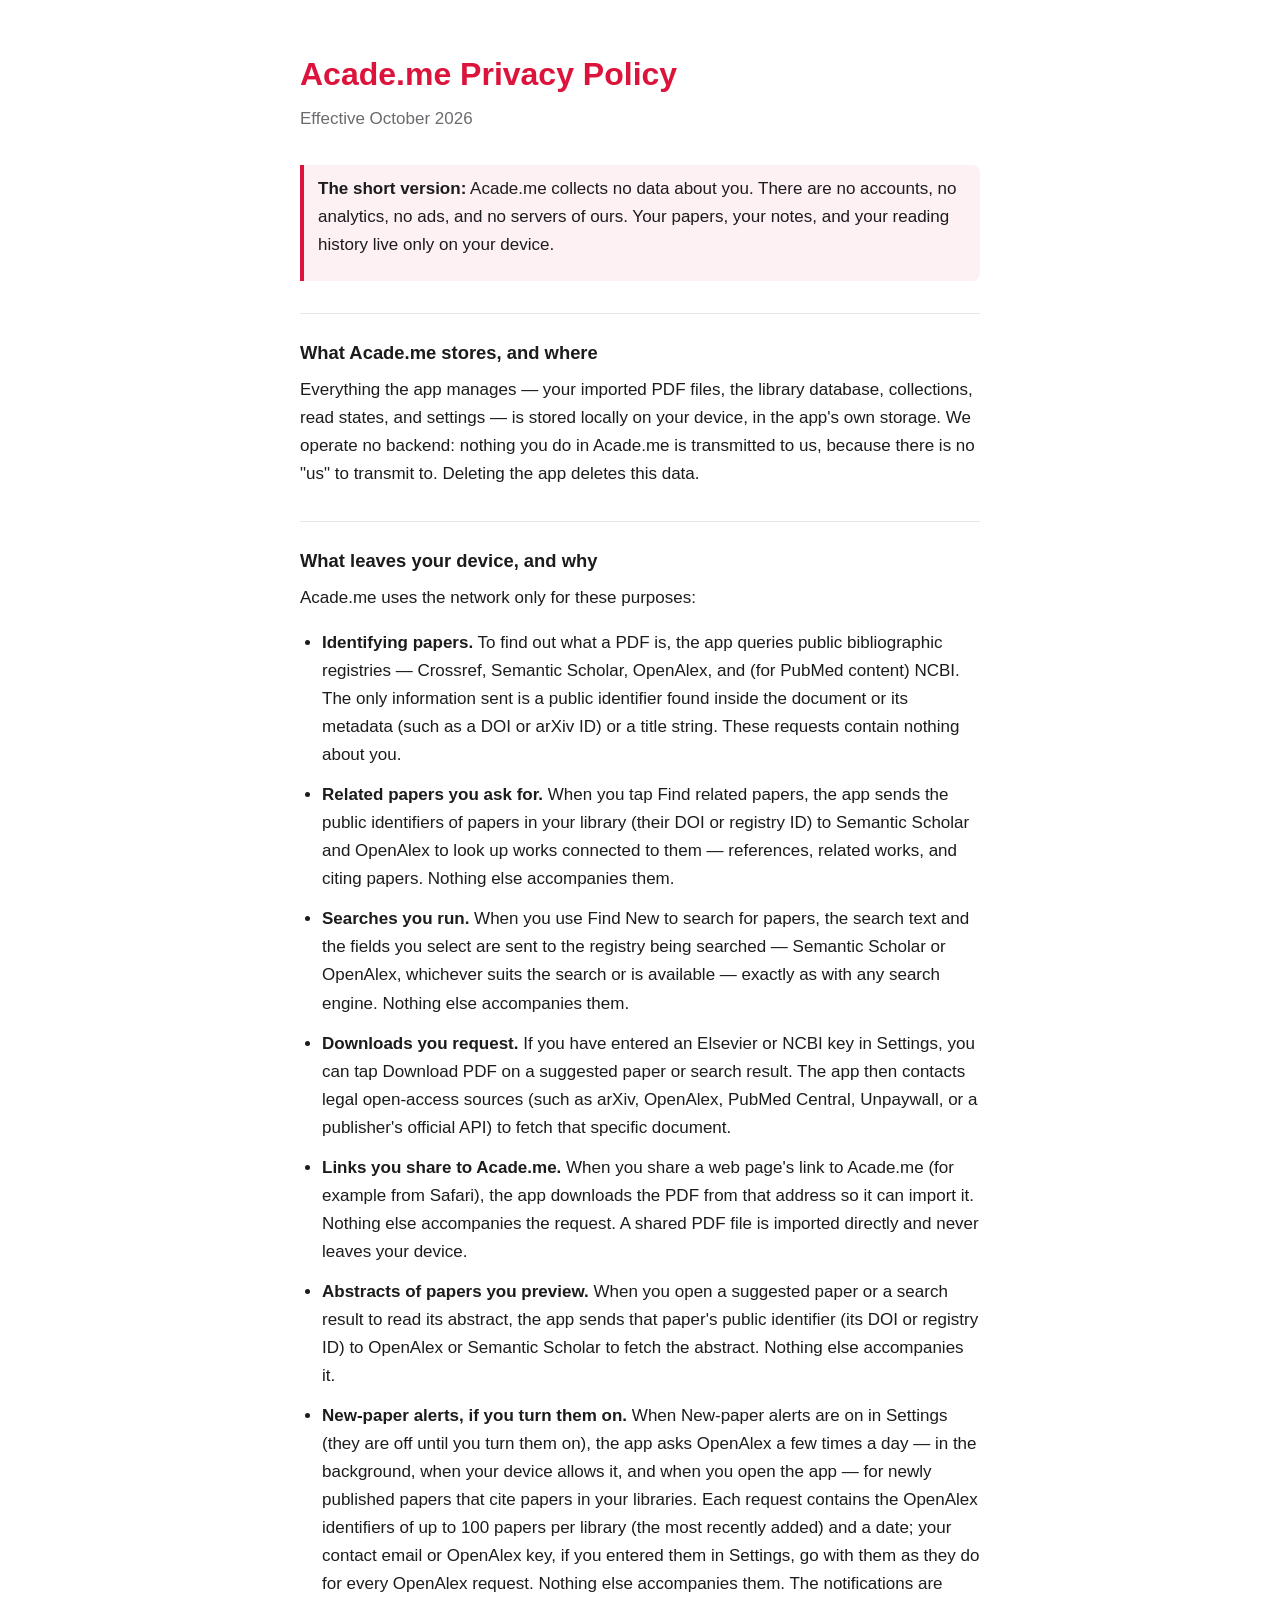
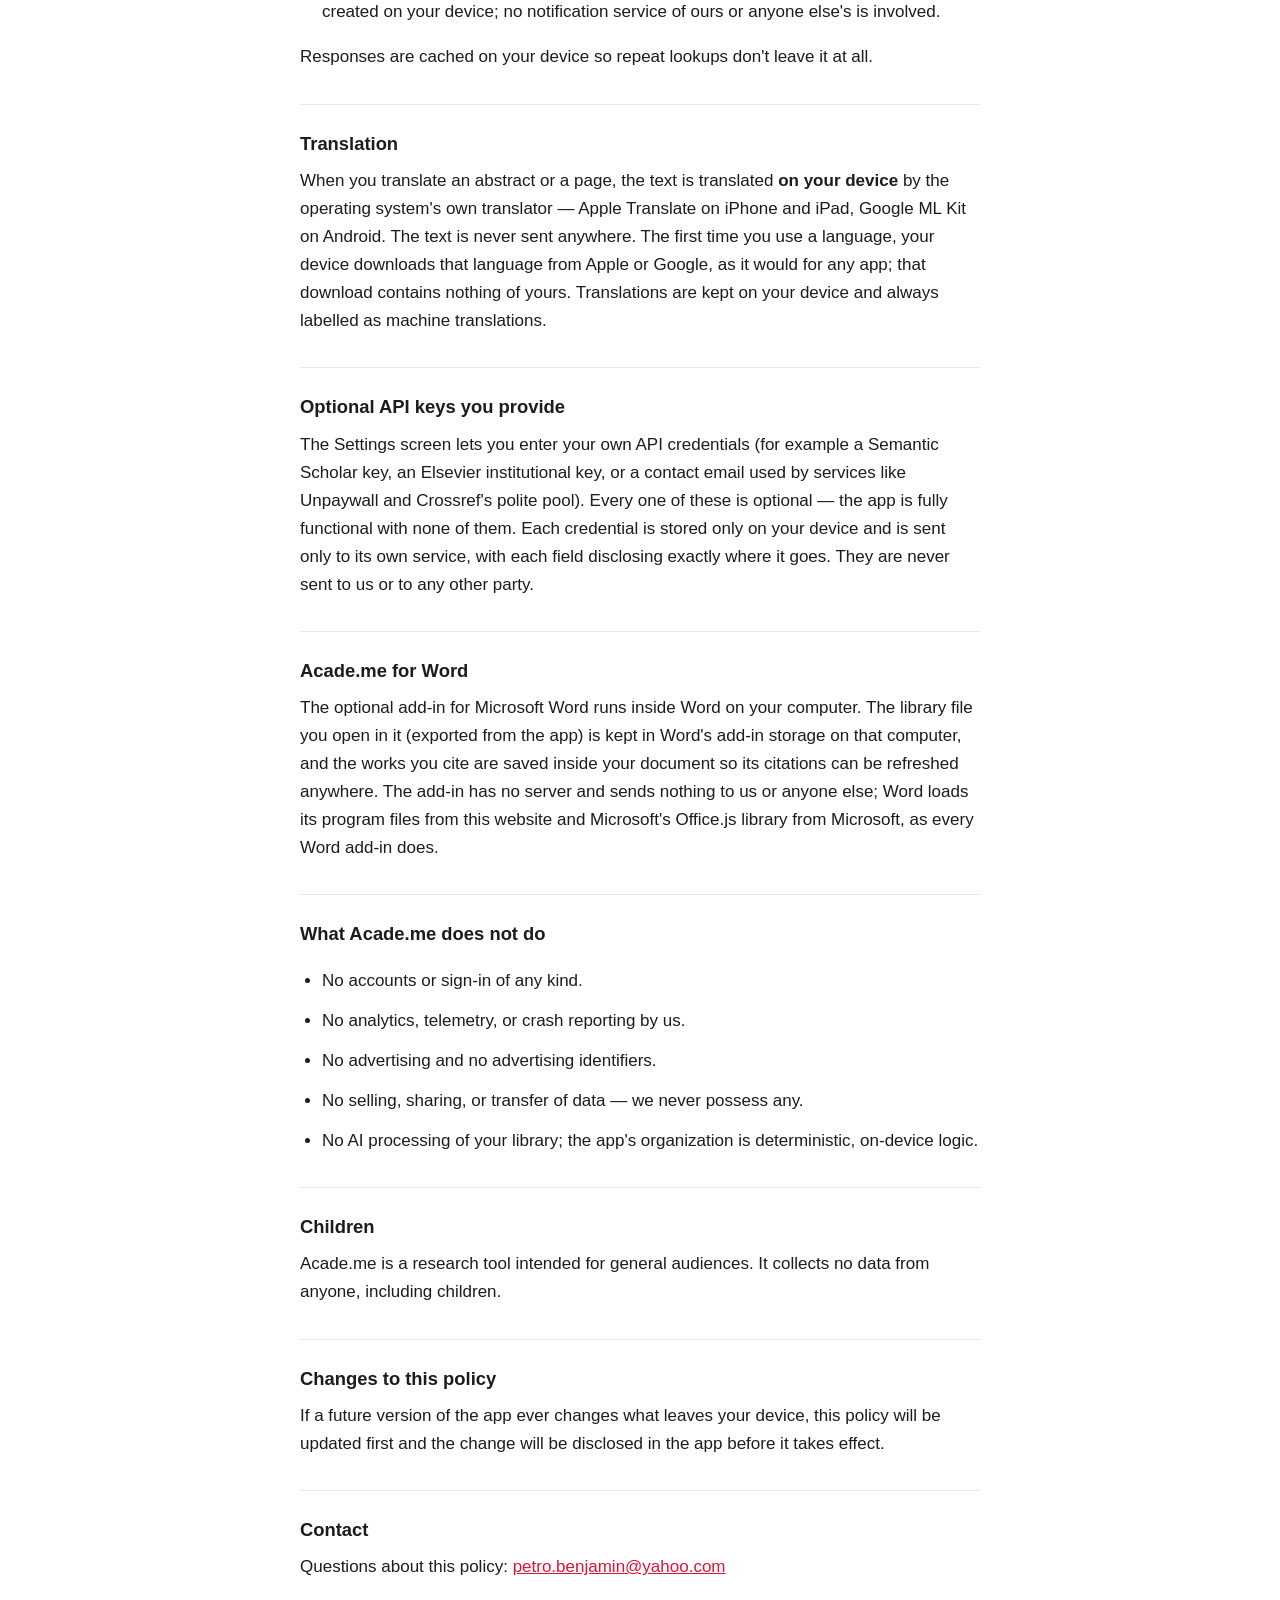
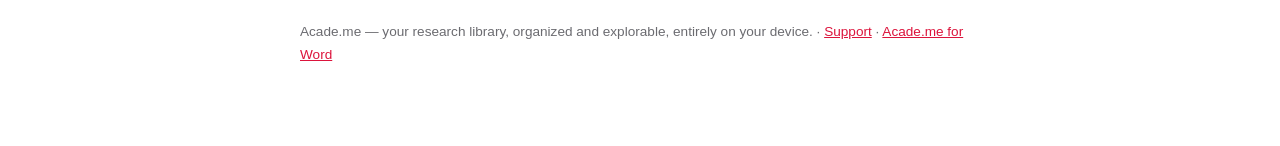
<file: index.html>
<!DOCTYPE html>
<html lang="en">
<head>
<meta charset="utf-8">
<meta name="viewport" content="width=device-width, initial-scale=1">
<title>Acade.me Privacy Policy</title>
<style>
  :root {
    --crimson: #DC143C;
    --ink: #1c1c1e;
    --muted: #6b6b70;
    --bg: #ffffff;
    --rule: #e5e5ea;
  }
  @media (prefers-color-scheme: dark) {
    :root { --ink: #f2f2f7; --muted: #98989e; --bg: #111114; --rule: #2c2c2e; }
  }
  body {
    margin: 0; background: var(--bg); color: var(--ink);
    font: 17px/1.65 -apple-system, "Segoe UI", Roboto, Helvetica, Arial, sans-serif;
  }
  main { max-width: 680px; margin: 0 auto; padding: 48px 16px 80px; }
  h1 { color: var(--crimson); font-size: 2rem; margin: 0 0 4px; }
  .sub { color: var(--muted); margin: 0 0 32px; }
  h2 { font-size: 1.15rem; margin: 32px 0 8px; border-top: 1px solid var(--rule); padding-top: 24px; }
  p, li { margin: 0 0 12px; }
  ul { padding-left: 22px; }
  .promise {
    border-left: 4px solid var(--crimson); padding: 10px 14px; margin: 20px 0;
    background: rgba(220, 20, 60, 0.06); border-radius: 0 8px 8px 0;
  }
  a { color: var(--crimson); }
  footer { color: var(--muted); font-size: 0.85rem; margin-top: 40px; }
</style>
</head>
<body>
<main>
  <h1>Acade.me Privacy Policy</h1>
  <p class="sub">Effective October 2026</p>

  <div class="promise">
    <p><strong>The short version:</strong> Acade.me collects no data about you. There are no
    accounts, no analytics, no ads, and no servers of ours. Your papers, your notes, and your
    reading history live only on your device.</p>
  </div>

  <h2>What Acade.me stores, and where</h2>
  <p>Everything the app manages — your imported PDF files, the library database, collections,
  read states, and settings — is stored locally on your device, in the app's own storage. We
  operate no backend: nothing you do in Acade.me is transmitted to us, because there is no
  "us" to transmit to. Deleting the app deletes this data.</p>

  <h2>What leaves your device, and why</h2>
  <p>Acade.me uses the network only for these purposes:</p>
  <ul>
    <li><strong>Identifying papers.</strong> To find out what a PDF is, the app queries public
    bibliographic registries — Crossref, Semantic Scholar, OpenAlex, and (for PubMed content)
    NCBI. The only information sent is a public identifier found inside the document or its
    metadata (such as a DOI or arXiv ID) or a title string. These requests contain nothing
    about you.</li>
    <li><strong>Related papers you ask for.</strong> When you tap Find related papers, the app
    sends the public identifiers of papers in your library (their DOI or registry ID) to
    Semantic Scholar and OpenAlex to look up works connected to them — references, related
    works, and citing papers. Nothing else accompanies them.</li>
    <li><strong>Searches you run.</strong> When you use Find New to search for papers, the
    search text and the fields you select are sent to the registry being searched — Semantic
    Scholar or OpenAlex, whichever suits the search or is available — exactly as with any
    search engine. Nothing else accompanies them.</li>
    <li><strong>Downloads you request.</strong> If you have entered an Elsevier or NCBI key in
    Settings, you can tap Download PDF on a suggested paper or search result. The app then
    contacts legal open-access sources (such as arXiv, OpenAlex, PubMed Central, Unpaywall, or a
    publisher's official API) to fetch that specific document.</li>
    <li><strong>Links you share to Acade.me.</strong> When you share a web page's link to
    Acade.me (for example from Safari), the app downloads the PDF from that address so it can
    import it. Nothing else accompanies the request. A shared PDF file is imported directly and
    never leaves your device.</li>
    <li><strong>Abstracts of papers you preview.</strong> When you open a suggested paper or a
    search result to read its abstract, the app sends that paper's public identifier (its DOI
    or registry ID) to OpenAlex or Semantic Scholar to fetch the abstract. Nothing else
    accompanies it.</li>
    <li><strong>New-paper alerts, if you turn them on.</strong> When New-paper alerts are on in
    Settings (they are off until you turn them on), the app asks OpenAlex a few times a day —
    in the background, when your device allows it, and when you open the app — for newly
    published papers that cite papers in your libraries. Each request contains the OpenAlex
    identifiers of up to 100 papers per library (the most recently added) and a date; your
    contact email or OpenAlex key, if you entered them in Settings, go with them as they do for
    every OpenAlex request. Nothing else accompanies them. The notifications are created on your
    device; no notification service of ours or anyone else's is involved.</li>
  </ul>
  <p>Responses are cached on your device so repeat lookups don't leave it at all.</p>

  <h2>Translation</h2>
  <p>When you translate an abstract or a page, the text is translated <strong>on your device</strong> by
  the operating system's own translator — Apple Translate on iPhone and iPad, Google ML Kit on Android.
  The text is never sent anywhere. The first time you use a language, your device downloads that
  language from Apple or Google, as it would for any app; that download contains nothing of yours.
  Translations are kept on your device and always labelled as machine translations.</p>

  <h2>Optional API keys you provide</h2>
  <p>The Settings screen lets you enter your own API credentials (for example a Semantic
  Scholar key, an Elsevier institutional key, or a contact email used by services like
  Unpaywall and Crossref's polite pool). Every one of these is optional — the app is fully
  functional with none of them. Each credential is stored only on your device and is sent
  only to its own service, with each field disclosing exactly where it goes. They are never
  sent to us or to any other party.</p>

  <h2>Acade.me for Word</h2>
  <p>The optional add-in for Microsoft Word runs inside Word on your computer. The library file you
  open in it (exported from the app) is kept in Word's add-in storage on that computer, and the works
  you cite are saved inside your document so its citations can be refreshed anywhere. The add-in has
  no server and sends nothing to us or anyone else; Word loads its program files from this website and
  Microsoft's Office.js library from Microsoft, as every Word add-in does.</p>

  <h2>What Acade.me does not do</h2>
  <ul>
    <li>No accounts or sign-in of any kind.</li>
    <li>No analytics, telemetry, or crash reporting by us.</li>
    <li>No advertising and no advertising identifiers.</li>
    <li>No selling, sharing, or transfer of data — we never possess any.</li>
    <li>No AI processing of your library; the app's organization is deterministic, on-device logic.</li>
  </ul>

  <h2>Children</h2>
  <p>Acade.me is a research tool intended for general audiences. It collects no data from
  anyone, including children.</p>

  <h2>Changes to this policy</h2>
  <p>If a future version of the app ever changes what leaves your device, this policy will be
  updated first and the change will be disclosed in the app before it takes effect.</p>

  <h2>Contact</h2>
  <p>Questions about this policy: <a href="mailto:petro.benjamin@yahoo.com">petro.benjamin@yahoo.com</a></p>

  <footer>Acade.me — your research library, organized and explorable, entirely on your device.
  · <a href="support/">Support</a> · <a href="word/">Acade.me for Word</a></footer>
</main>
</body>
</html>
</file>
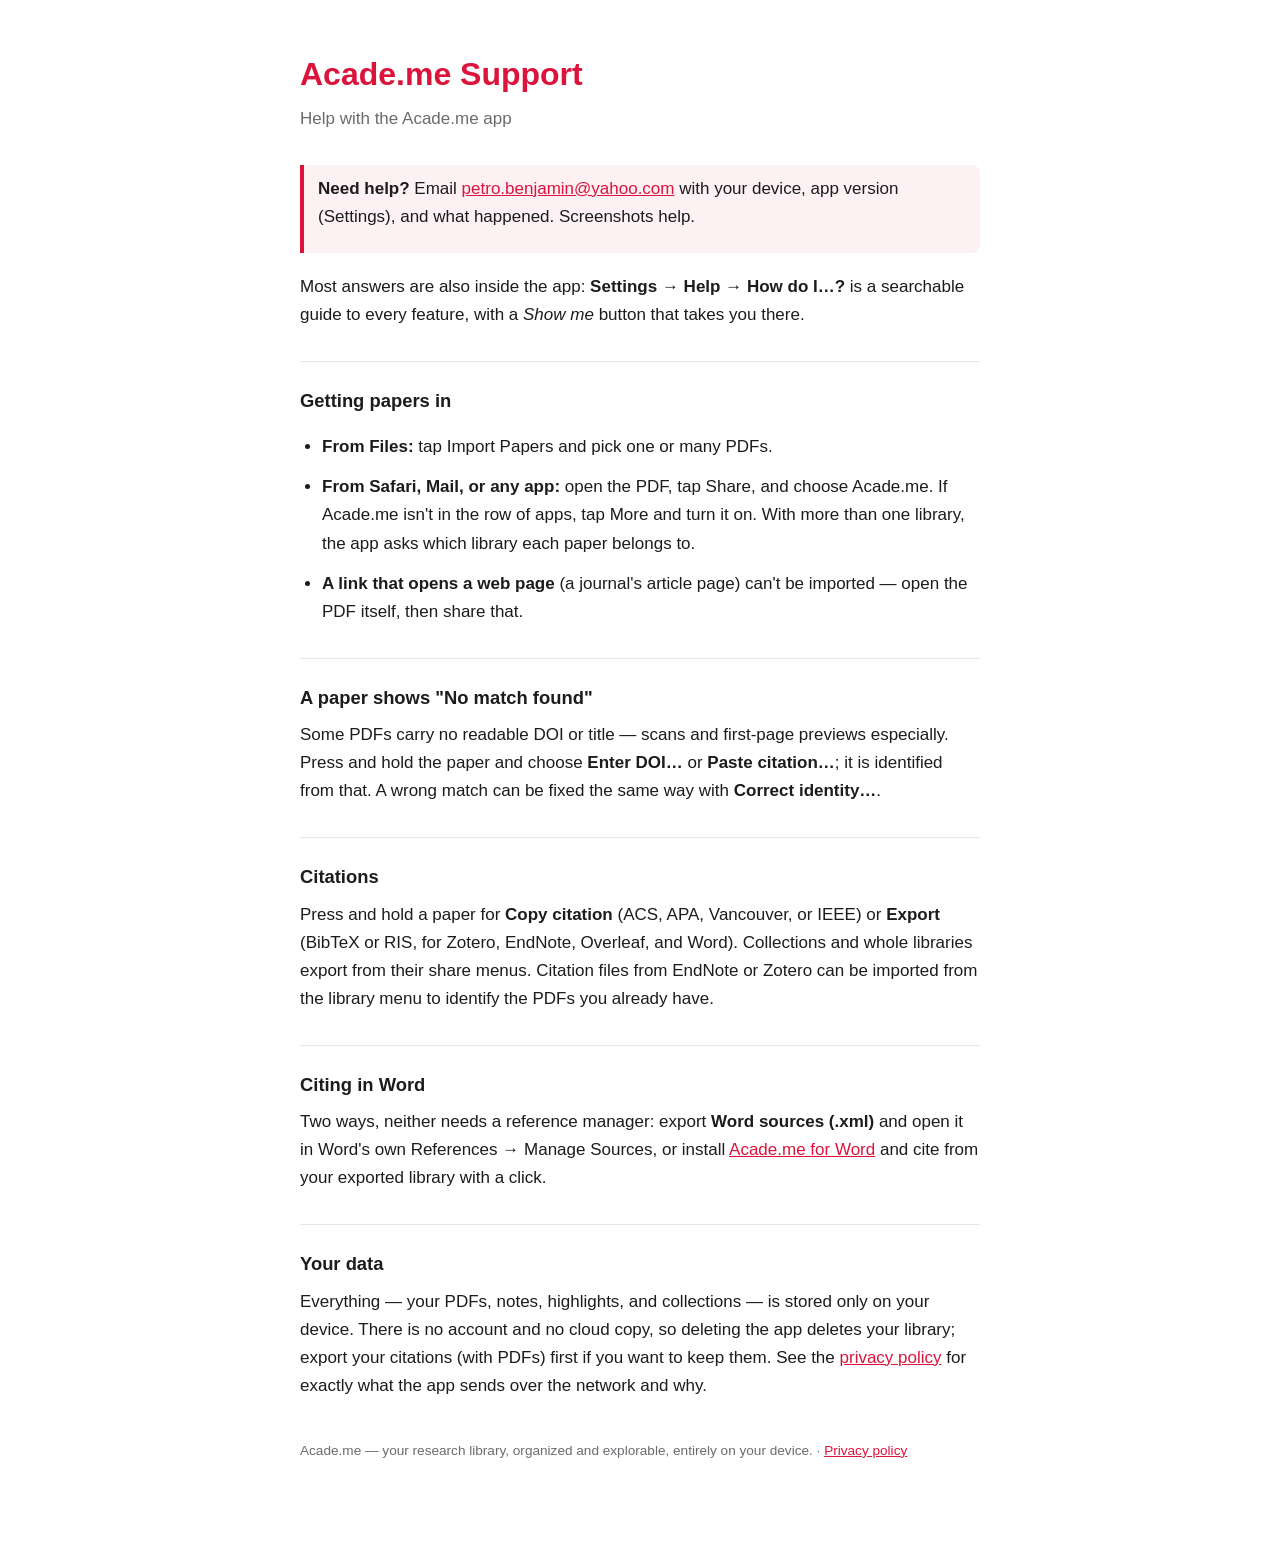
<file: support/index.html>
<!DOCTYPE html>
<html lang="en">
<head>
<meta charset="utf-8">
<meta name="viewport" content="width=device-width, initial-scale=1">
<title>Acade.me Support</title>
<style>
  :root {
    --crimson: #DC143C;
    --ink: #1c1c1e;
    --muted: #6b6b70;
    --bg: #ffffff;
    --rule: #e5e5ea;
  }
  @media (prefers-color-scheme: dark) {
    :root { --ink: #f2f2f7; --muted: #98989e; --bg: #111114; --rule: #2c2c2e; }
  }
  body {
    margin: 0; background: var(--bg); color: var(--ink);
    font: 17px/1.65 -apple-system, "Segoe UI", Roboto, Helvetica, Arial, sans-serif;
  }
  main { max-width: 680px; margin: 0 auto; padding: 48px 16px 80px; }
  h1 { color: var(--crimson); font-size: 2rem; margin: 0 0 4px; }
  .sub { color: var(--muted); margin: 0 0 32px; }
  h2 { font-size: 1.15rem; margin: 32px 0 8px; border-top: 1px solid var(--rule); padding-top: 24px; }
  p, li { margin: 0 0 12px; }
  ul { padding-left: 22px; }
  .promise {
    border-left: 4px solid var(--crimson); padding: 10px 14px; margin: 20px 0;
    background: rgba(220, 20, 60, 0.06); border-radius: 0 8px 8px 0;
  }
  a { color: var(--crimson); }
  footer { color: var(--muted); font-size: 0.85rem; margin-top: 40px; }
</style>
</head>
<body>
<main>
  <h1>Acade.me Support</h1>
  <p class="sub">Help with the Acade.me app</p>

  <div class="promise">
    <p><strong>Need help?</strong> Email <a href="mailto:petro.benjamin@yahoo.com?subject=Acade.me%20support">petro.benjamin@yahoo.com</a>
    with your device, app version (Settings), and what happened. Screenshots help.</p>
  </div>

  <p>Most answers are also inside the app: <strong>Settings → Help → How do I…?</strong> is a
  searchable guide to every feature, with a <em>Show me</em> button that takes you there.</p>

  <h2>Getting papers in</h2>
  <ul>
    <li><strong>From Files:</strong> tap Import Papers and pick one or many PDFs.</li>
    <li><strong>From Safari, Mail, or any app:</strong> open the PDF, tap Share, and choose
    Acade.me. If Acade.me isn't in the row of apps, tap More and turn it on. With more than one
    library, the app asks which library each paper belongs to.</li>
    <li><strong>A link that opens a web page</strong> (a journal's article page) can't be imported
    — open the PDF itself, then share that.</li>
  </ul>

  <h2>A paper shows "No match found"</h2>
  <p>Some PDFs carry no readable DOI or title — scans and first-page previews especially. Press
  and hold the paper and choose <strong>Enter DOI…</strong> or <strong>Paste citation…</strong>;
  it is identified from that. A wrong match can be fixed the same way with
  <strong>Correct identity…</strong>.</p>

  <h2>Citations</h2>
  <p>Press and hold a paper for <strong>Copy citation</strong> (ACS, APA, Vancouver, or IEEE) or
  <strong>Export</strong> (BibTeX or RIS, for Zotero, EndNote, Overleaf, and Word). Collections and
  whole libraries export from their share menus. Citation files from EndNote or Zotero can be
  imported from the library menu to identify the PDFs you already have.</p>

  <h2>Citing in Word</h2>
  <p>Two ways, neither needs a reference manager: export <strong>Word sources (.xml)</strong> and open it
  in Word's own References → Manage Sources, or install <a href="../word/">Acade.me for Word</a> and cite
  from your exported library with a click.</p>

  <h2>Your data</h2>
  <p>Everything — your PDFs, notes, highlights, and collections — is stored only on your device.
  There is no account and no cloud copy, so deleting the app deletes your library; export your
  citations (with PDFs) first if you want to keep them. See the
  <a href="../">privacy policy</a> for exactly what the app sends over the network and why.</p>

  <footer>Acade.me — your research library, organized and explorable, entirely on your device.
  · <a href="../">Privacy policy</a></footer>
</main>
</body>
</html>
</file>
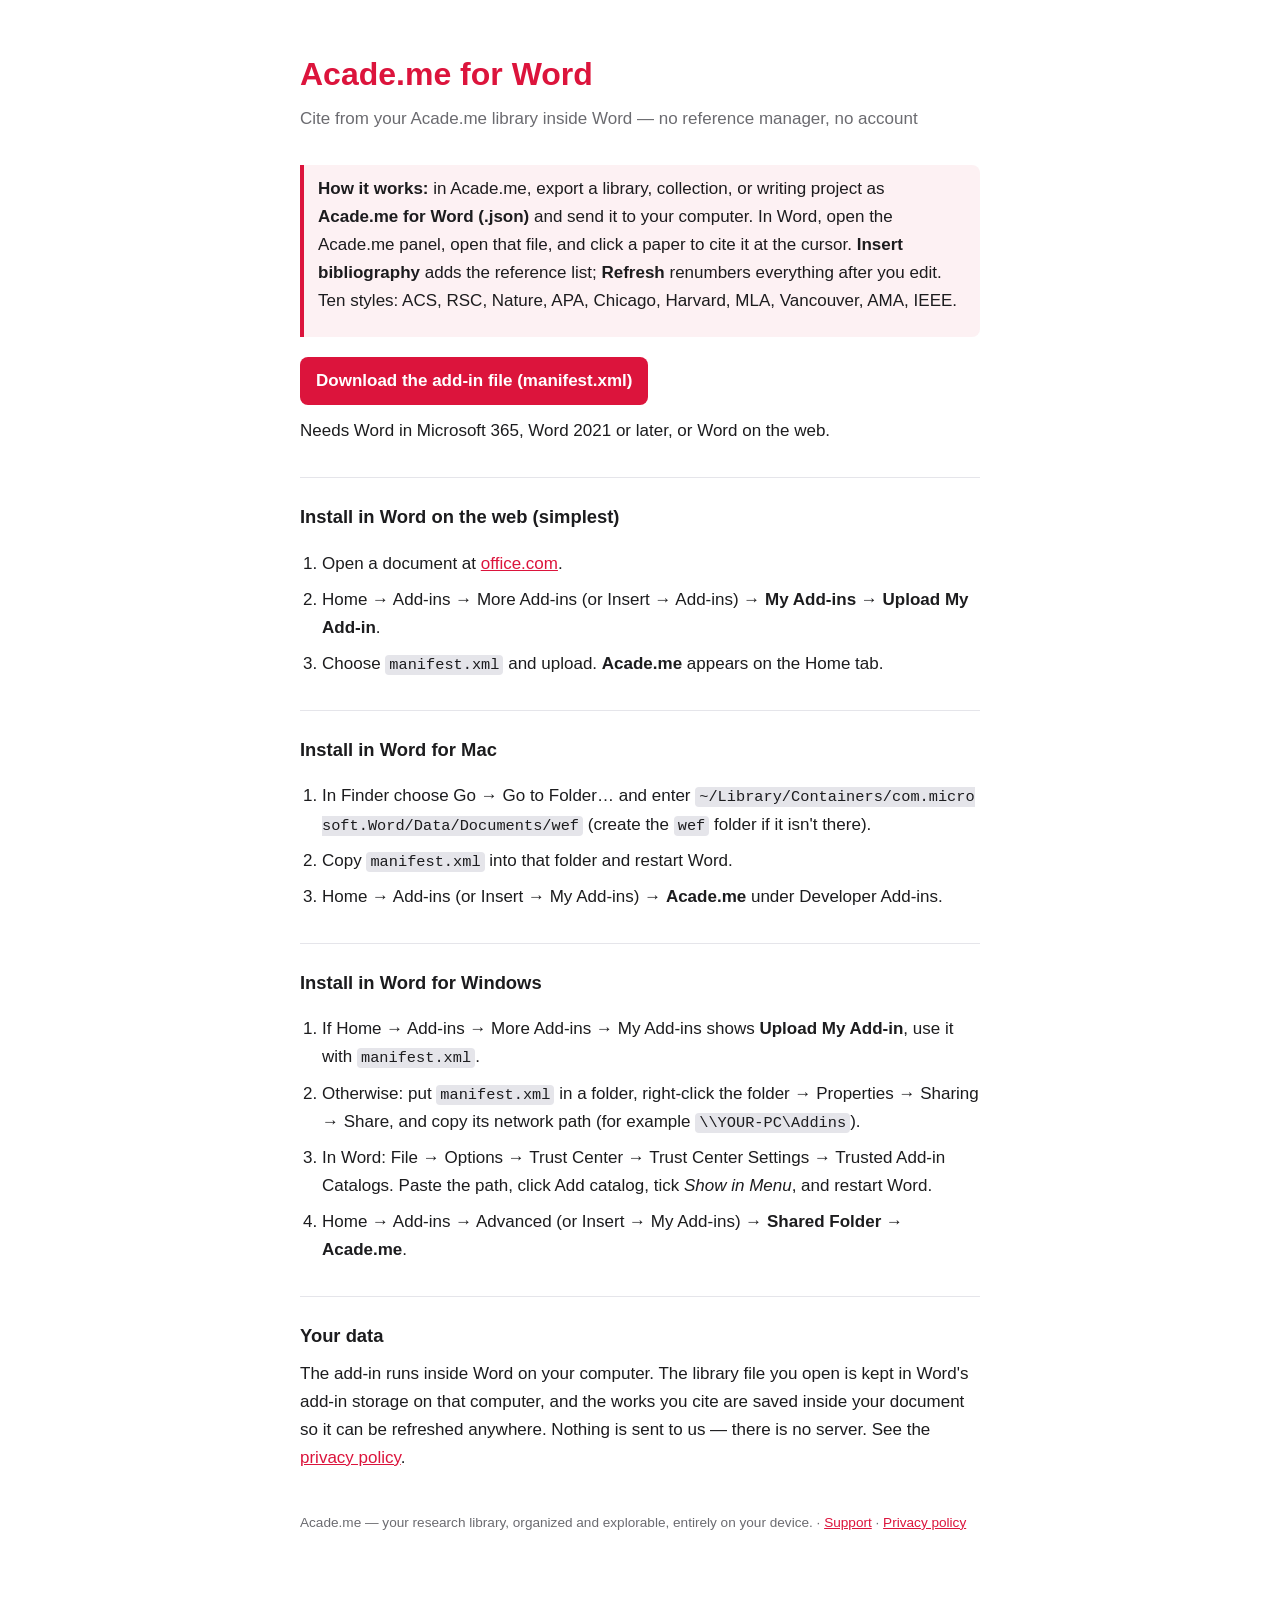
<file: word/index.html>
<!DOCTYPE html>
<html lang="en">
<head>
<meta charset="utf-8">
<meta name="viewport" content="width=device-width, initial-scale=1">
<title>Acade.me for Word</title>
<style>
  :root {
    --crimson: #DC143C;
    --ink: #1c1c1e;
    --muted: #6b6b70;
    --bg: #ffffff;
    --rule: #e5e5ea;
  }
  @media (prefers-color-scheme: dark) {
    :root { --ink: #f2f2f7; --muted: #98989e; --bg: #111114; --rule: #2c2c2e; }
  }
  body {
    margin: 0; background: var(--bg); color: var(--ink);
    font: 17px/1.65 -apple-system, "Segoe UI", Roboto, Helvetica, Arial, sans-serif;
  }
  main { max-width: 680px; margin: 0 auto; padding: 48px 16px 80px; }
  h1 { color: var(--crimson); font-size: 2rem; margin: 0 0 4px; }
  .sub { color: var(--muted); margin: 0 0 32px; }
  h2 { font-size: 1.15rem; margin: 32px 0 8px; border-top: 1px solid var(--rule); padding-top: 24px; }
  p, li { margin: 0 0 12px; }
  ul { padding-left: 22px; }
  .promise {
    border-left: 4px solid var(--crimson); padding: 10px 14px; margin: 20px 0;
    background: rgba(220, 20, 60, 0.06); border-radius: 0 8px 8px 0;
  }
  a { color: var(--crimson); }
  ol { padding-left: 22px; }
  li { margin: 0 0 8px; }
  code { font-size: 0.9em; background: var(--rule); padding: 1px 4px; border-radius: 4px; word-break: break-all; }
  .download { display: inline-block; background: var(--crimson); color: white !important; text-decoration: none; padding: 10px 16px; border-radius: 8px; font-weight: 600; }
  footer { color: var(--muted); font-size: 0.85rem; margin-top: 40px; }
</style>
</head>
<body>
<main>
  <h1>Acade.me for Word</h1>
  <p class="sub">Cite from your Acade.me library inside Word — no reference manager, no account</p>

  <div class="promise">
    <p><strong>How it works:</strong> in Acade.me, export a library, collection, or writing project as
    <strong>Acade.me for Word (.json)</strong> and send it to your computer. In Word, open the
    Acade.me panel, open that file, and click a paper to cite it at the cursor.
    <strong>Insert bibliography</strong> adds the reference list; <strong>Refresh</strong> renumbers
    everything after you edit. Ten styles: ACS, RSC, Nature, APA, Chicago, Harvard, MLA, Vancouver,
    AMA, IEEE.</p>
  </div>

  <p><a class="download" href="manifest.xml" download>Download the add-in file (manifest.xml)</a></p>
  <p>Needs Word in Microsoft 365, Word 2021 or later, or Word on the web.</p>

  <h2>Install in Word on the web (simplest)</h2>
  <ol>
    <li>Open a document at <a href="https://www.office.com" target="_blank" rel="noopener">office.com</a>.</li>
    <li>Home → Add-ins → More Add-ins (or Insert → Add-ins) → <strong>My Add-ins</strong> →
      <strong>Upload My Add-in</strong>.</li>
    <li>Choose <code>manifest.xml</code> and upload. <strong>Acade.me</strong> appears on the Home tab.</li>
  </ol>

  <h2>Install in Word for Mac</h2>
  <ol>
    <li>In Finder choose Go → Go to Folder… and enter
      <code>~/Library/Containers/com.microsoft.Word/Data/Documents/wef</code>
      (create the <code>wef</code> folder if it isn't there).</li>
    <li>Copy <code>manifest.xml</code> into that folder and restart Word.</li>
    <li>Home → Add-ins (or Insert → My Add-ins) → <strong>Acade.me</strong> under Developer Add-ins.</li>
  </ol>

  <h2>Install in Word for Windows</h2>
  <ol>
    <li>If Home → Add-ins → More Add-ins → My Add-ins shows <strong>Upload My Add-in</strong>, use it
      with <code>manifest.xml</code>.</li>
    <li>Otherwise: put <code>manifest.xml</code> in a folder, right-click the folder → Properties →
      Sharing → Share, and copy its network path (for example <code>\\YOUR-PC\Addins</code>).</li>
    <li>In Word: File → Options → Trust Center → Trust Center Settings → Trusted Add-in Catalogs. Paste
      the path, click Add catalog, tick <em>Show in Menu</em>, and restart Word.</li>
    <li>Home → Add-ins → Advanced (or Insert → My Add-ins) → <strong>Shared Folder</strong> →
      <strong>Acade.me</strong>.</li>
  </ol>

  <h2>Your data</h2>
  <p>The add-in runs inside Word on your computer. The library file you open is kept in Word's add-in
    storage on that computer, and the works you cite are saved inside your document so it can be
    refreshed anywhere. Nothing is sent to us — there is no server. See the
    <a href="../">privacy policy</a>.</p>

  <footer>Acade.me — your research library, organized and explorable, entirely on your device.
  · <a href="../support/">Support</a> · <a href="../">Privacy policy</a></footer>
</main>
</body>
</html>
</file>
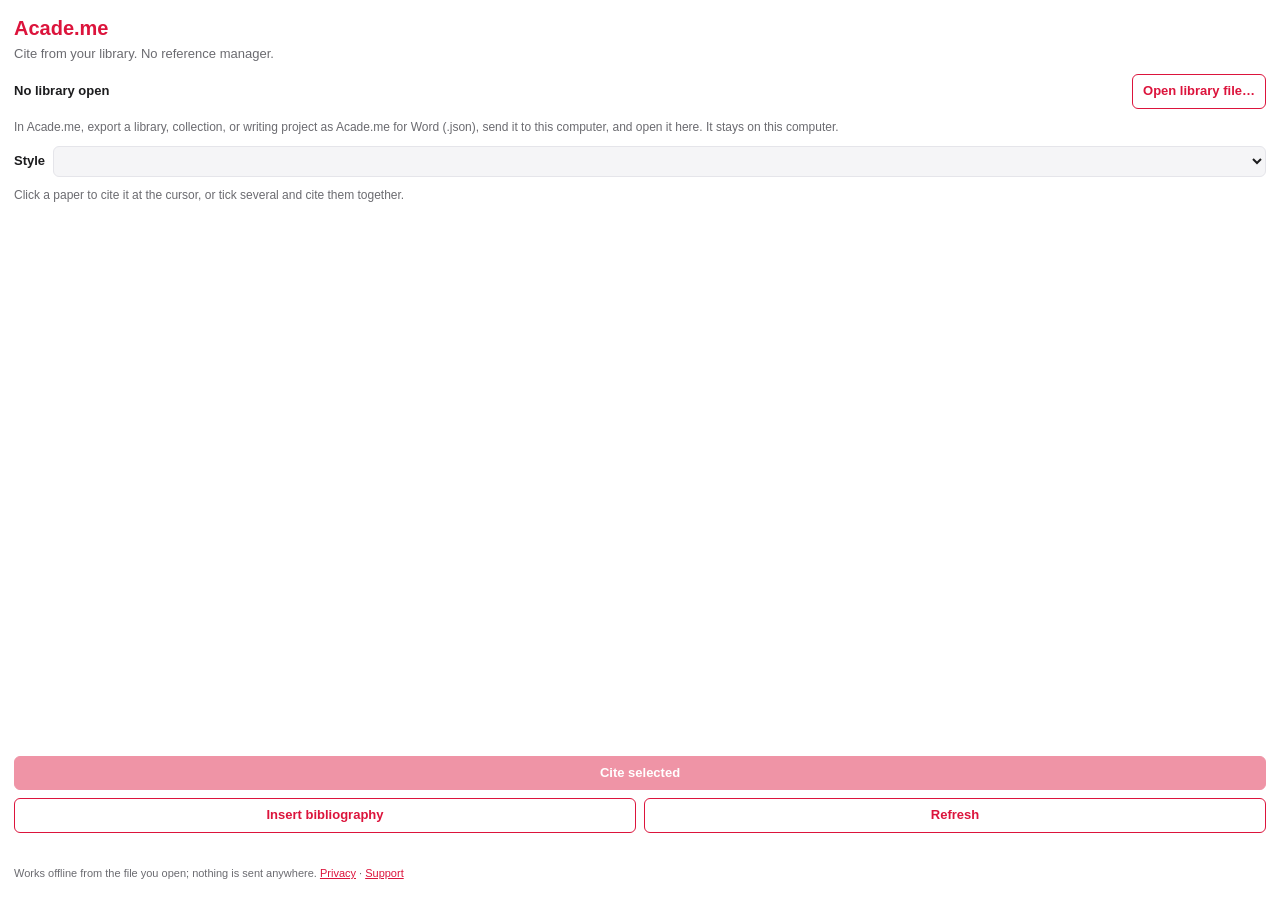
<file: word/taskpane.html>
<!DOCTYPE html>
<html lang="en">
<head>
<meta charset="utf-8">
<meta name="viewport" content="width=device-width, initial-scale=1">
<meta http-equiv="X-UA-Compatible" content="IE=Edge">
<title>Acade.me for Word</title>
<script src="https://appsforoffice.microsoft.com/lib/1/hosted/office.js"></script>
<link rel="stylesheet" href="taskpane.css">
</head>
<body>
<main>
  <header>
    <h1>Acade.me</h1>
    <p class="tagline" data-i18n="tagline">Cite from your library. No reference manager.</p>
  </header>

  <section class="library">
    <div id="library-name" class="library-name">No library open</div>
    <button id="open" class="secondary" data-i18n="open">Open library file…</button>
    <input id="file" type="file" accept=".json,application/json" hidden>
  </section>

  <p id="empty" class="hint" data-i18n="emptyHint">
    In Acade.me, export a library, collection, or writing project as Acade.me for Word (.json),
    send it to this computer, and open it here. It stays on this computer.
  </p>

  <label class="style-row"><span data-i18n="style">Style</span>
    <select id="style"></select>
  </label>

  <input id="search" type="search" placeholder="Search your library" aria-label="Search your library" hidden>

  <p class="hint" data-i18n="clickHint">Click a paper to cite it at the cursor, or tick several and cite them together.</p>

  <div id="papers" class="papers" role="list"></div>

  <footer>
    <button id="cite-selected" class="primary" disabled>Cite selected</button>
    <div class="row">
      <button id="bibliography" class="secondary" data-i18n="bibliography">Insert bibliography</button>
      <button id="refresh" class="secondary" data-i18n="refresh">Refresh</button>
    </div>
    <p id="status" class="status" role="status" aria-live="polite"></p>
    <p class="fine"><span data-i18n="fine">Works offline from the file you open; nothing is sent anywhere.</span>
      <a href="../" target="_blank" rel="noopener" data-i18n="privacy">Privacy</a> ·
      <a href="../support/" target="_blank" rel="noopener" data-i18n="support">Support</a></p>
  </footer>
</main>
<script type="module" src="js/word-addin/src/taskpane.js"></script>
</body>
</html>
</file>
<file: word/taskpane.css>
:root {
  --crimson: #dc143c;
  --ink: #1c1c1e;
  --muted: #6b6b70;
  --bg: #ffffff;
  --card: #f5f5f7;
  --rule: #e5e5ea;
}
@media (prefers-color-scheme: dark) {
  :root { --ink: #f2f2f7; --muted: #98989e; --bg: #1e1e20; --card: #2a2a2e; --rule: #3a3a3e; }
}
* { box-sizing: border-box; }
body {
  margin: 0;
  background: var(--bg);
  color: var(--ink);
  font: 13px/1.45 -apple-system, "Segoe UI", Roboto, Helvetica, Arial, sans-serif;
}
body.busy { cursor: progress; }
main { display: flex; flex-direction: column; gap: 10px; padding: 14px 14px 18px; min-height: 100vh; }
h1 { color: var(--crimson); font-size: 20px; margin: 0; }
.tagline { margin: 2px 0 0; color: var(--muted); }
.library { display: flex; align-items: center; gap: 8px; justify-content: space-between; }
.library-name { font-weight: 600; overflow: hidden; text-overflow: ellipsis; white-space: nowrap; }
.hint { margin: 0; color: var(--muted); font-size: 12px; }
.style-row { display: flex; align-items: center; gap: 8px; font-weight: 600; }
select, input[type="search"] {
  font: inherit;
  color: var(--ink);
  background: var(--card);
  border: 1px solid var(--rule);
  border-radius: 6px;
  padding: 6px 8px;
}
select { flex: 1; }
.papers { flex: 1; overflow-y: auto; display: flex; flex-direction: column; gap: 4px; min-height: 120px; }
.paper { display: flex; align-items: flex-start; gap: 6px; background: var(--card); border-radius: 6px; padding: 6px; }
.paper input { margin-top: 3px; accent-color: var(--crimson); }
.paper-text {
  all: unset;
  cursor: pointer;
  display: flex;
  flex-direction: column;
  flex: 1;
  min-width: 0;
}
.paper-text:focus-visible { outline: 2px solid var(--crimson); border-radius: 4px; }
.paper-title { font-weight: 600; }
.paper-meta { color: var(--muted); font-size: 12px; overflow: hidden; text-overflow: ellipsis; white-space: nowrap; }
footer { display: flex; flex-direction: column; gap: 8px; }
.row { display: flex; gap: 8px; }
.row button { flex: 1; }
button {
  font: inherit;
  font-weight: 600;
  border-radius: 6px;
  padding: 7px 10px;
  cursor: pointer;
}
button.primary { background: var(--crimson); color: white; border: 1px solid var(--crimson); }
button.primary:disabled { opacity: 0.45; cursor: default; }
button.secondary { background: transparent; color: var(--crimson); border: 1px solid var(--crimson); }
.status { margin: 0; min-height: 1.4em; font-size: 12px; color: var(--muted); }
.status.error { color: var(--crimson); }
.fine { margin: 0; font-size: 11px; color: var(--muted); }
.fine a { color: var(--crimson); }
</file>
